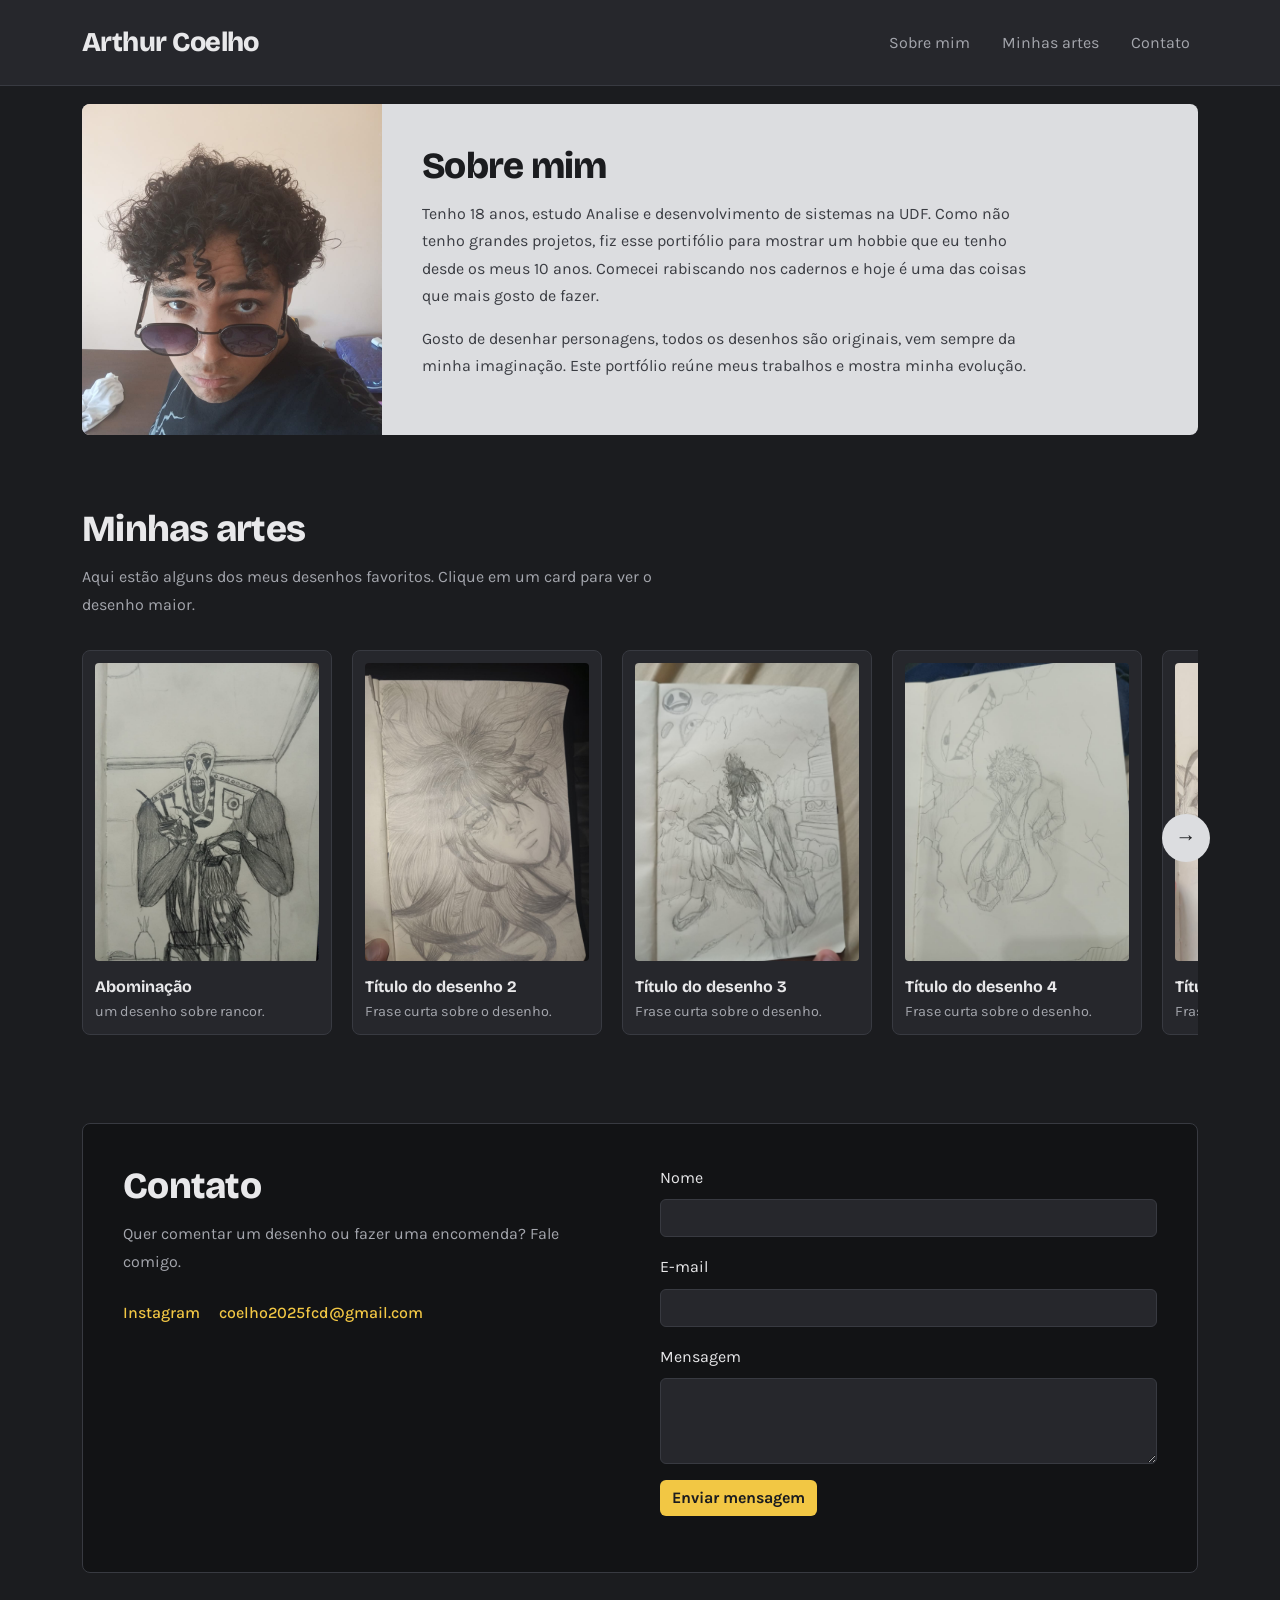
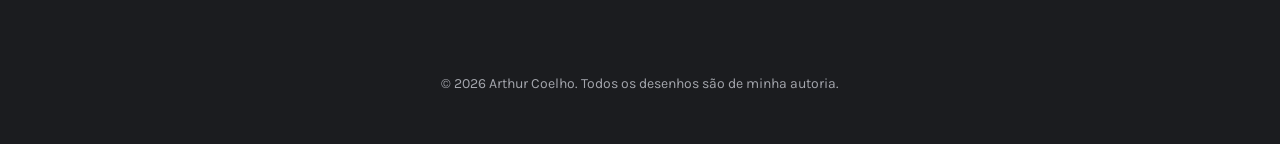
<file: index.html>
<!DOCTYPE html>
<html lang="pt-BR" data-bs-theme="dark">
<head>
  <meta charset="UTF-8">
  <meta name="viewport" content="width=device-width, initial-scale=1">
  <title>Portfólio</title>
  <!-- Avisa o CSS que o JavaScript está ativo (usado nas animações de entrada) -->
  <script>document.documentElement.classList.add("js");</script>

  <link href="https://cdn.jsdelivr.net/npm/bootstrap@5.3.3/dist/css/bootstrap.min.css" rel="stylesheet">
  <link href="https://fonts.googleapis.com/css2?family=Bricolage+Grotesque:wght@500;700;800&family=Karla:wght@400;500&display=swap" rel="stylesheet">
  <link href="style.css" rel="stylesheet">
</head>
<body>
  <!-- Os textos são preenchidos pelo script.js com os dados do arquivo dados.js -->

  <!-- CABEÇALHO: título à esquerda, opções à direita -->
  <nav class="navbar navbar-expand-md fixed-top barra">
    <div class="container">
      <a class="navbar-brand marca" href="#sobre" id="marca"></a>
      <button class="navbar-toggler" type="button" data-bs-toggle="collapse" data-bs-target="#menu" aria-label="Abrir menu">
        <span class="navbar-toggler-icon"></span>
      </button>
      <div class="collapse navbar-collapse" id="menu">
        <ul class="navbar-nav ms-auto">
          <li class="nav-item"><a class="nav-link" href="#sobre">Sobre mim</a></li>
          <li class="nav-item"><a class="nav-link" href="#artes">Minhas artes</a></li>
          <li class="nav-item"><a class="nav-link" href="#contato">Contato</a></li>
        </ul>
      </div>
    </div>
  </nav>

  <main class="container">

    <!-- BANNER: foto + sobre mim -->
    <section id="sobre" class="banner">
      <div class="banner-foto">
        <span>Minha foto</span>
        <img id="foto-perfil" alt="Foto do autor" onerror="this.style.display='none'">
      </div>
      <div class="banner-texto">
        <h2>Sobre mim</h2>
        <div id="sobre-textos"></div>
      </div>
    </section>

    <!-- INTRODUÇÃO + CARROSSEL DE CARDS -->
    <section id="artes" class="bloco revelar">
      <h2>Minhas artes</h2>
      <p id="intro-artes"></p>

      <div class="carrossel">
        <button class="seta seta-ant" id="seta-ant" aria-label="Ver desenhos anteriores">&#8592;</button>
        <div class="trilho" id="trilho"></div>
        <button class="seta seta-prox" id="seta-prox" aria-label="Ver próximos desenhos">&#8594;</button>
      </div>
    </section>

    <!-- CONTATOS -->
    <section id="contato" class="bloco revelar">
      <div class="caixa-contato">
        <div>
          <h2>Contato</h2>
          <p id="contato-texto"></p>
          <ul class="redes" id="redes"></ul>
        </div>
        <form id="form-contato" novalidate>
          <div class="mb-3">
            <label for="nome" class="form-label">Nome</label>
            <input type="text" class="form-control" id="nome" required minlength="3">
            <div class="invalid-feedback">Digite seu nome (mínimo 3 letras).</div>
          </div>
          <div class="mb-3">
            <label for="email" class="form-label">E-mail</label>
            <input type="email" class="form-control" id="email" required>
            <div class="invalid-feedback">Digite um e-mail válido, como nome@email.com.</div>
          </div>
          <div class="mb-3">
            <label for="mensagem" class="form-label">Mensagem</label>
            <textarea class="form-control" id="mensagem" rows="3" required minlength="10"></textarea>
            <div class="invalid-feedback">Escreva pelo menos 10 caracteres.</div>
          </div>
          <button type="submit" class="btn btn-destaque">Enviar mensagem</button>
          <div id="retorno" class="mt-3" role="status"></div>
        </form>
      </div>
    </section>
  </main>

  <!-- FOOTER -->
  <footer class="rodape">
    <small>&copy; <span id="ano"></span> <span id="rodape-nome"></span>. Todos os desenhos são de minha autoria.</small>
  </footer>

  <!-- JANELINHA (modal do Bootstrap) com a foto e a descrição do desenho -->
  <div class="modal fade" id="modal-desenho" tabindex="-1" aria-labelledby="modal-titulo" aria-hidden="true">
    <div class="modal-dialog modal-lg modal-dialog-centered">
      <div class="modal-content">
        <button type="button" class="btn-close modal-fechar" data-bs-dismiss="modal" aria-label="Fechar"></button>
        <div class="modal-body modal-grade">
          <img id="modal-img" alt="">
          <div>
            <h3 id="modal-titulo"></h3>
            <p id="modal-descricao"></p>
          </div>
        </div>
      </div>
    </div>
  </div>

  <script src="https://cdn.jsdelivr.net/npm/bootstrap@5.3.3/dist/js/bootstrap.bundle.min.js"></script>
  <script src="dados.js"></script>  <!-- primeiro o conteúdo... -->
  <script src="script.js"></script> <!-- ...depois o código que usa o conteúdo -->
</body>
</html>
</file>
<file: style.css>
/* ===== VARIÁVEIS (cores e fontes em um lugar só) ===== */
:root {
  --fundo: #1b1c1f;
  --painel: #26272c;
  --painel-escuro: #121315;
  --claro: #dcdde0;
  --texto: #e8e8ea;
  --suave: #a4a6ad;
  --destaque: #f2c744;   /* amarelo de lápis */
  --borda: #383a41;
  --fonte-titulo: "Bricolage Grotesque", "Segoe UI", sans-serif;
  --fonte-corpo: "Karla", Arial, sans-serif;
}

/* ===== BASE ===== */
html { scroll-behavior: smooth; scroll-padding-top: 80px; }

body {
  font-family: var(--fonte-corpo);
  background: var(--fundo);
  color: var(--texto);
  line-height: 1.7;
  padding-top: 72px; /* espaço para o cabeçalho fixo */
}

h2, h3, .marca { font-family: var(--fonte-titulo); letter-spacing: -0.02em; }
h2 { font-weight: 800; font-size: clamp(1.7rem, 4vw, 2.3rem); margin-bottom: .75rem; }
p { color: var(--suave); max-width: 62ch; }
button:focus-visible, a:focus-visible { outline: 3px solid var(--destaque); outline-offset: 3px; }

/* ===== CABEÇALHO ===== */
.barra { background: var(--painel); border-bottom: 1px solid var(--borda); padding: .9rem 0; }
.marca { font-size: 1.7rem; font-weight: 800; color: var(--texto) !important; }
.barra .nav-link { color: var(--suave); position: relative; margin-left: 1rem; }
.barra .nav-link:hover { color: var(--texto); }
/* linha amarela que cresce embaixo do link */
.barra .nav-link::after {
  content: ""; position: absolute; left: 0; bottom: 2px;
  width: 100%; height: 2px; background: var(--destaque);
  transform: scaleX(0); transform-origin: left; transition: transform .25s ease;
}
.barra .nav-link:hover::after { transform: scaleX(1); }

/* ===== BANNER: FOTO + SOBRE MIM ===== */
.banner {
  display: grid;
  grid-template-columns: minmax(200px, 300px) 1fr;
  margin-top: 2rem;
  background: var(--claro);
  border-radius: 8px;
  overflow: hidden;
  animation: entrada .8s ease both; /* única animação ao carregar a página */
}
.banner-foto { position: relative; min-height: 280px; background: #8d8f96; display: grid; place-items: center; color: #fff; }
.banner-foto img { position: absolute; inset: 0; width: 100%; height: 100%; object-fit: cover; }
.banner-texto { padding: 2.5rem; color: #1b1c1f; }
.banner-texto p { color: #3a3c42; }

@keyframes entrada {
  from { opacity: 0; transform: translateY(24px); }
  to   { opacity: 1; transform: none; }
}

/* ===== BLOCOS ===== */
.bloco { margin-top: 4.5rem; }

/* Animação de entrada ao rolar (o JavaScript adiciona .visivel) */
.js .revelar { opacity: 0; transform: translateY(28px); transition: opacity .7s ease, transform .7s ease; }
.js .revelar.visivel { opacity: 1; transform: none; }

/* ===== CARROSSEL ===== */
.carrossel { position: relative; margin-top: 1.5rem; }

.trilho {
  display: flex;
  gap: 1.25rem;
  overflow-x: auto;
  scroll-snap-type: x mandatory;
  scroll-behavior: smooth;
  scrollbar-width: none;
  padding: .5rem .25rem 1rem;
}
.trilho::-webkit-scrollbar { display: none; }

.card-desenho {
  flex: 0 0 min(250px, 72%);
  scroll-snap-align: start;
  text-align: left;
  background: var(--painel);
  border: 1px solid var(--borda);
  border-radius: 8px;
  padding: .75rem;
  color: inherit;
  transition: transform .25s ease, border-color .25s ease;
}
.card-desenho:hover { transform: translateY(-6px); border-color: var(--destaque); }
.card-desenho:active { transform: translateY(-2px) scale(.99); }

.moldura { display: block; aspect-ratio: 3 / 4; background: #3d3f46; border-radius: 4px; overflow: hidden; }
.moldura img { width: 100%; height: 100%; object-fit: cover; transition: transform .4s ease; }
.card-desenho:hover .moldura img { transform: scale(1.06); }

.legenda { display: block; font-family: var(--fonte-titulo); font-weight: 700; margin-top: .75rem; }
.resumo { display: block; font-size: .9rem; color: var(--suave); line-height: 1.5; }

/* Setas (círculos) */
.seta {
  position: absolute; top: 42%; z-index: 2;
  width: 48px; height: 48px; border-radius: 50%;
  border: 0; background: var(--claro); color: #1b1c1f; font-size: 1.3rem;
  transition: transform .2s ease, opacity .2s ease, background .2s ease;
}
.seta:hover { background: var(--destaque); transform: scale(1.1); }
.seta:active { transform: scale(.95); }
.seta-ant { left: -12px; }
.seta-prox { right: -12px; }
.seta.escondida { opacity: 0; pointer-events: none; }

/* ===== CONTATOS ===== */
.caixa-contato {
  display: grid; grid-template-columns: 1fr 1fr; gap: 2.5rem;
  background: var(--painel-escuro);
  border: 1px solid var(--borda);
  border-radius: 8px;
  padding: 2.5rem;
}
.redes { list-style: none; padding: 0; margin-top: 1.5rem; display: flex; gap: 1.2rem; flex-wrap: wrap; }
.redes a { color: var(--destaque); font-weight: 500; text-decoration: none; border-bottom: 1px solid transparent; transition: border-color .2s; }
.redes a:hover { border-color: var(--destaque); }

.form-control { background: var(--painel); border-color: var(--borda); color: var(--texto); }
.form-control:focus { background: var(--painel); color: var(--texto); border-color: var(--destaque); box-shadow: 0 0 0 .2rem rgba(242, 199, 68, .2); }

.btn-destaque { background: var(--destaque); color: #1b1c1f; border: 0; border-radius: 6px; font-weight: 700; transition: transform .2s ease, filter .2s ease; }
.btn-destaque:hover { filter: brightness(1.1); transform: translateY(-2px); color: #1b1c1f; }

/* ===== FOOTER ===== */
.rodape { text-align: center; padding: 3rem 1rem; margin-top: 3rem; color: var(--suave); }

/* ===== JANELINHA (MODAL) ===== */
.modal-content { background: var(--painel); border: 1px solid var(--borda); border-radius: 10px; }
.modal-fechar { position: absolute; top: 14px; right: 14px; z-index: 3; }
.modal-grade { display: grid; grid-template-columns: 1fr 1fr; gap: 1.75rem; padding: 1.75rem; align-items: center; }
.modal-grade img { width: 100%; max-height: 70vh; object-fit: contain; border-radius: 6px; background: #3d3f46; }
.modal-grade h3 { font-weight: 800; font-size: 1.6rem; }
#modal-descricao { white-space: pre-line; } /* respeita quebras de linha do texto */

/* Animação de abrir: dá um leve zoom em vez de só descer */
.modal.fade .modal-dialog { transform: scale(.92) translateY(14px); opacity: 0; transition: transform .3s ease, opacity .3s ease; }
.modal.show .modal-dialog { transform: none; opacity: 1; }

/* ===== RESPONSIVIDADE ===== */
@media (max-width: 767px) {
  .banner, .caixa-contato, .modal-grade { grid-template-columns: 1fr; }
  .banner-foto { min-height: 220px; }
  .banner-texto, .caixa-contato { padding: 1.5rem; }
  .seta-ant { left: -4px; }
  .seta-prox { right: -4px; }
  .bloco { margin-top: 3.5rem; }
}

/* Respeita quem prefere menos animação */
@media (prefers-reduced-motion: reduce) {
  html, .trilho { scroll-behavior: auto; }
  *, *::before, *::after { animation: none !important; transition: none !important; }
  .js .revelar { opacity: 1; transform: none; }
}
</file>
